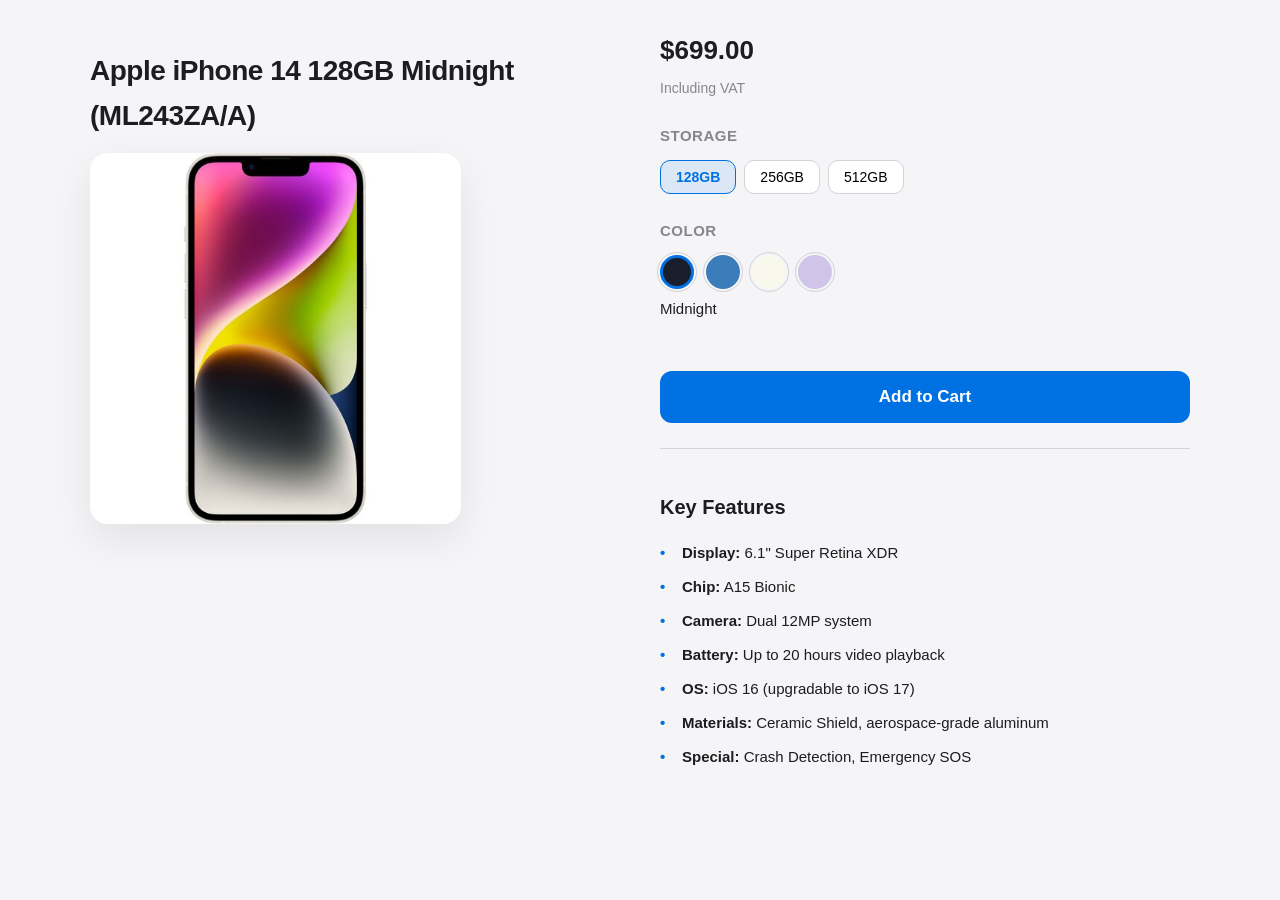
<file: html/14iphone.html>
<!DOCTYPE html>
<html lang="en">
<head>
  <meta charset="UTF-8">
  <meta name="viewport" content="width=device-width, initial-scale=1.0">
  <title>Apple iPhone 14 128GB | TechShop</title>
  <link rel="stylesheet" href="../css/14.css">
</head>
<body>
<main class="product-page">
  <div class="product-gallery">
    <h1 class="product-title">Apple iPhone 14 128GB Midnight (ML243ZA/A)</h1>
    <img src="../images/iphone14.jpg" alt="iPhone 14" class="main-image">
  </div>

  <div class="product-details">
    <div class="price-section">
      <p class="price">$699.00</p>
      <p class="tax">Including VAT</p>
    </div>

    <div class="options">
      <div class="option-group">
        <h3>Storage</h3>
        <div class="option-buttons">
          <button class="storage-option active" data-storage="128">128GB</button>
          <button class="storage-option" data-storage="256">256GB</button>
          <button class="storage-option" data-storage="512">512GB</button>
        </div>
      </div>

      <div class="option-group">
        <h3>Color</h3>
        <div class="color-options">
          <button class="color-option active" data-color="midnight" style="background-color: #191E2D;"></button>
          <button class="color-option" data-color="blue" style="background-color: #3b7dbb;"></button>
          <button class="color-option" data-color="starlight" style="background-color: #F8F9EC;"></button>
          <button class="color-option" data-color="purple" style="background-color: #D1C4E9;"></button>
        </div>
        <p class="color-name">Midnight</p>
      </div>
    </div>

    <button class="buy-btn">Add to Cart</button>

    <div class="specs">
      <h2>Key Features</h2>
      <ul>
        <li><strong>Display:</strong> 6.1" Super Retina XDR</li>
        <li><strong>Chip:</strong> A15 Bionic</li>
        <li><strong>Camera:</strong> Dual 12MP system</li>
        <li><strong>Battery:</strong> Up to 20 hours video playback</li>
        <li><strong>OS:</strong> iOS 16 (upgradable to iOS 17)</li>
        <li><strong>Materials:</strong> Ceramic Shield, aerospace-grade aluminum</li>
        <li><strong>Special:</strong> Crash Detection, Emergency SOS</li>
      </ul>
    </div>
  </div>
</main>

<script src="../js/cart-service.js"></script>
<script src="../js/product.js"></script>
<script>
  setupAddToCartButton('iphone14', 'iPhone 14', 699);
</script>

</body>
</html>
</file>
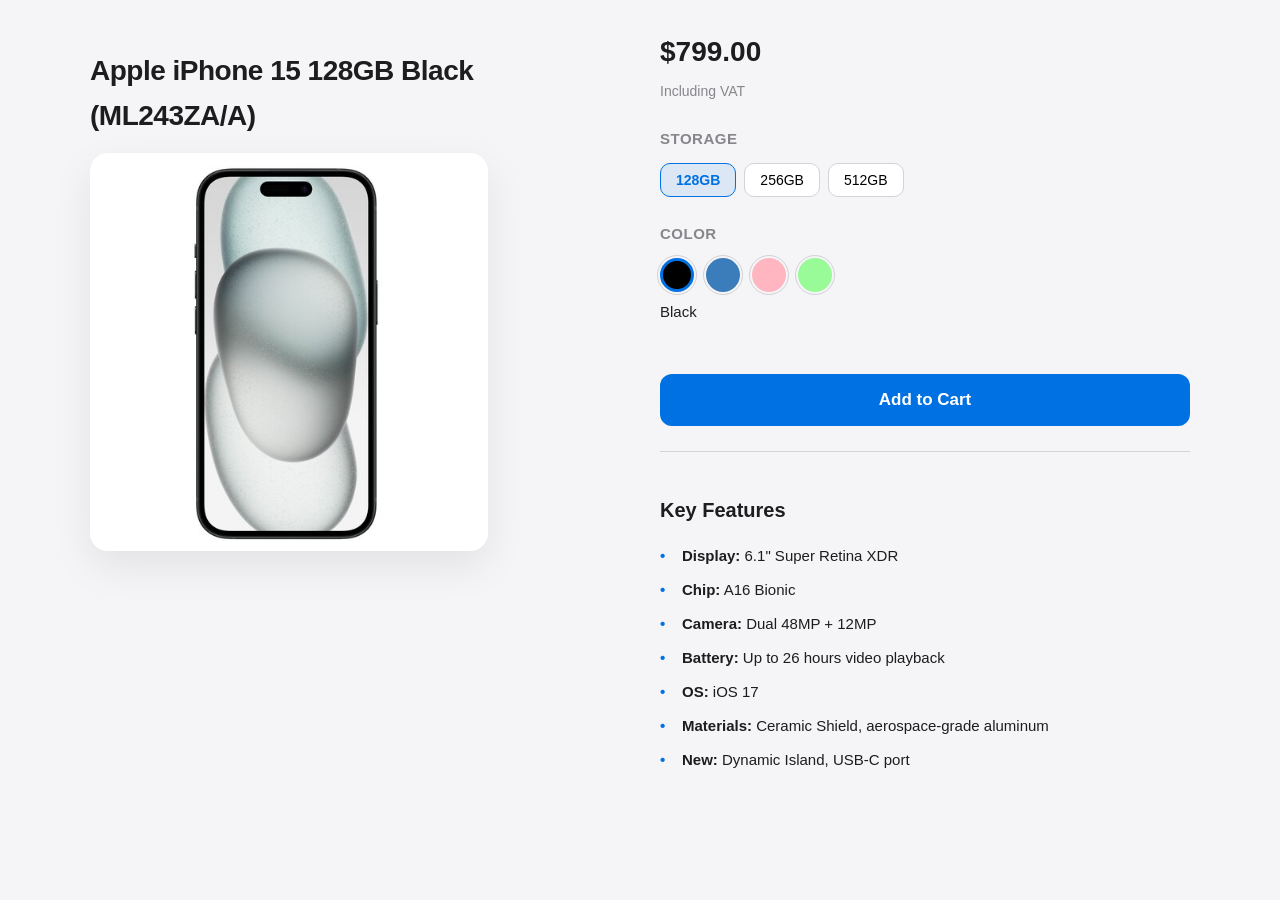
<file: html/15iphone.html>
<!DOCTYPE html>
<html lang="en">
<head>
  <meta charset="UTF-8">
  <meta name="viewport" content="width=device-width, initial-scale=1.0">
  <title>Apple iPhone 15 128GB | TechShop</title>
  <link rel="stylesheet" href="../css/15.css">
</head>
<body>
<main class="product-page">
  <div class="product-gallery">
    <h1 class="product-title">Apple iPhone 15 128GB Black (ML243ZA/A)</h1>
    <img src="../images/iphone15.jpg" alt="iPhone 15" class="main-image">
  </div>

  <div class="product-details">
    <div class="price-section">
      <p class="price">$799.00</p>
      <p class="tax">Including VAT</p>
    </div>

    <div class="options">
      <div class="option-group">
        <h3>Storage</h3>
        <div class="option-buttons">
          <button class="storage-option active" data-storage="128">128GB</button>
          <button class="storage-option" data-storage="256">256GB</button>
          <button class="storage-option" data-storage="512">512GB</button>
        </div>
      </div>

      <div class="option-group">
        <h3>Color</h3>
        <div class="color-options">
          <button class="color-option active" data-color="black" style="background-color: #000000;"></button>
          <button class="color-option" data-color="blue" style="background-color: #3b7dbb;"></button>
          <button class="color-option" data-color="pink" style="background-color: #ffb6c1;"></button>
          <button class="color-option" data-color="green" style="background-color: #98fb98;"></button>
        </div>
        <p class="color-name">Black</p>
      </div>
    </div>

    <button class="buy-btn">Add to Cart</button>

    <div class="specs">
      <h2>Key Features</h2>
      <ul>
        <li><strong>Display:</strong> 6.1" Super Retina XDR</li>
        <li><strong>Chip:</strong> A16 Bionic</li>
        <li><strong>Camera:</strong> Dual 48MP + 12MP</li>
        <li><strong>Battery:</strong> Up to 26 hours video playback</li>
        <li><strong>OS:</strong> iOS 17</li>
        <li><strong>Materials:</strong> Ceramic Shield, aerospace-grade aluminum</li>
        <li><strong>New:</strong> Dynamic Island, USB-C port</li>
      </ul>
    </div>
  </div>
</main>

<script src="../js/cart-service.js"></script>
<script src="../js/product.js"></script>
<script>
  setupAddToCartButton('iphone15', 'iPhone 15', 799);
</script>

</body>
</html>
</file>
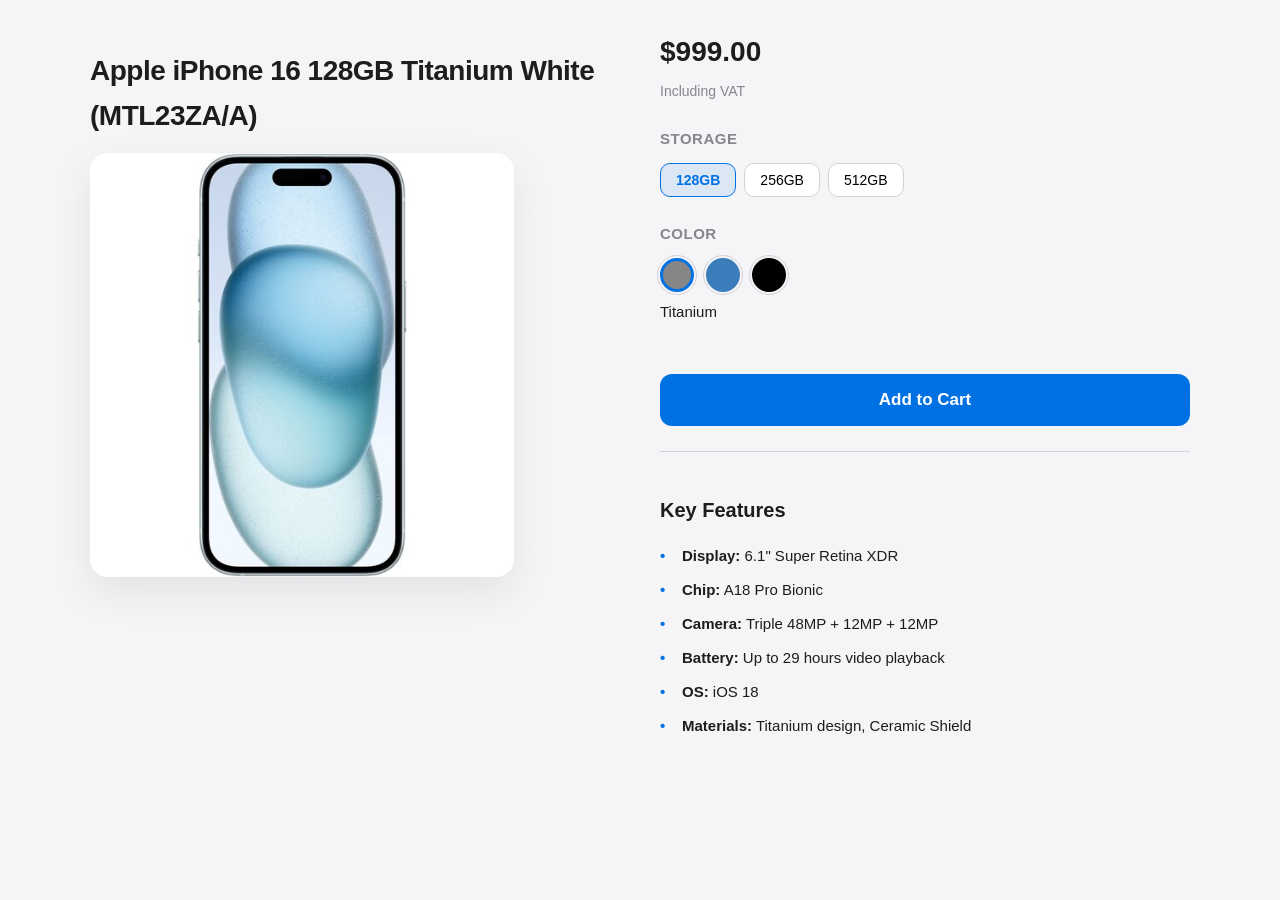
<file: html/16iphone.html>
<!DOCTYPE html>
<html lang="en">
<head>
    <meta charset="UTF-8">
    <meta name="viewport" content="width=device-width, initial-scale=1.0">
    <title>Apple iPhone 16 128GB | TechShop</title>
    <link rel="stylesheet" href="../css/16.css">
</head>
<body>
<main class="product-page">
    <div class="product-gallery">
        <h1 class="product-title">Apple iPhone 16 128GB Titanium White (MTL23ZA/A)</h1>
        <img src="../images/iphone16.jpg" alt="iPhone 16 " class="main-image">
    </div>

    <div class="product-details">
        <div class="price-section">
            <p class="price">$999.00</p>
            <p class="tax">Including VAT</p>
        </div>

        <div class="options">
            <div class="option-group">
                <h3>Storage</h3>
                <div class="option-buttons">
                    <button class="storage-option active" data-storage="128">128GB</button>
                    <button class="storage-option" data-storage="256">256GB</button>
                    <button class="storage-option" data-storage="512">512GB</button>
                </div>
            </div>

            <div class="option-group">
                <h3>Color</h3>
                <div class="color-options">
                    <button class="color-option active" data-color="titanium" style="background-color: #868686;"></button>
                    <button class="color-option" data-color="blue" style="background-color: #3b7dbb;"></button>
                    <button class="color-option" data-color="black" style="background-color: #000000;"></button>
                </div>
                <p class="color-name">Titanium</p>
            </div>
        </div>

        <button class="buy-btn">Add to Cart</button>

        <div class="specs">
            <h2>Key Features</h2>
            <ul>
                <li><strong>Display:</strong> 6.1" Super Retina XDR</li>
                <li><strong>Chip:</strong> A18 Pro Bionic</li>
                <li><strong>Camera:</strong> Triple 48MP + 12MP + 12MP</li>
                <li><strong>Battery:</strong> Up to 29 hours video playback</li>
                <li><strong>OS:</strong> iOS 18</li>
                <li><strong>Materials:</strong> Titanium design, Ceramic Shield</li>
            </ul>
        </div>
    </div>
</main>

<script src="../js/cart-service.js"></script>
<script src="../js/product.js"></script>
<script>
    setupAddToCartButton('iphone16', 'iPhone 16', 999);
</script>


</body>
</html>
</file>
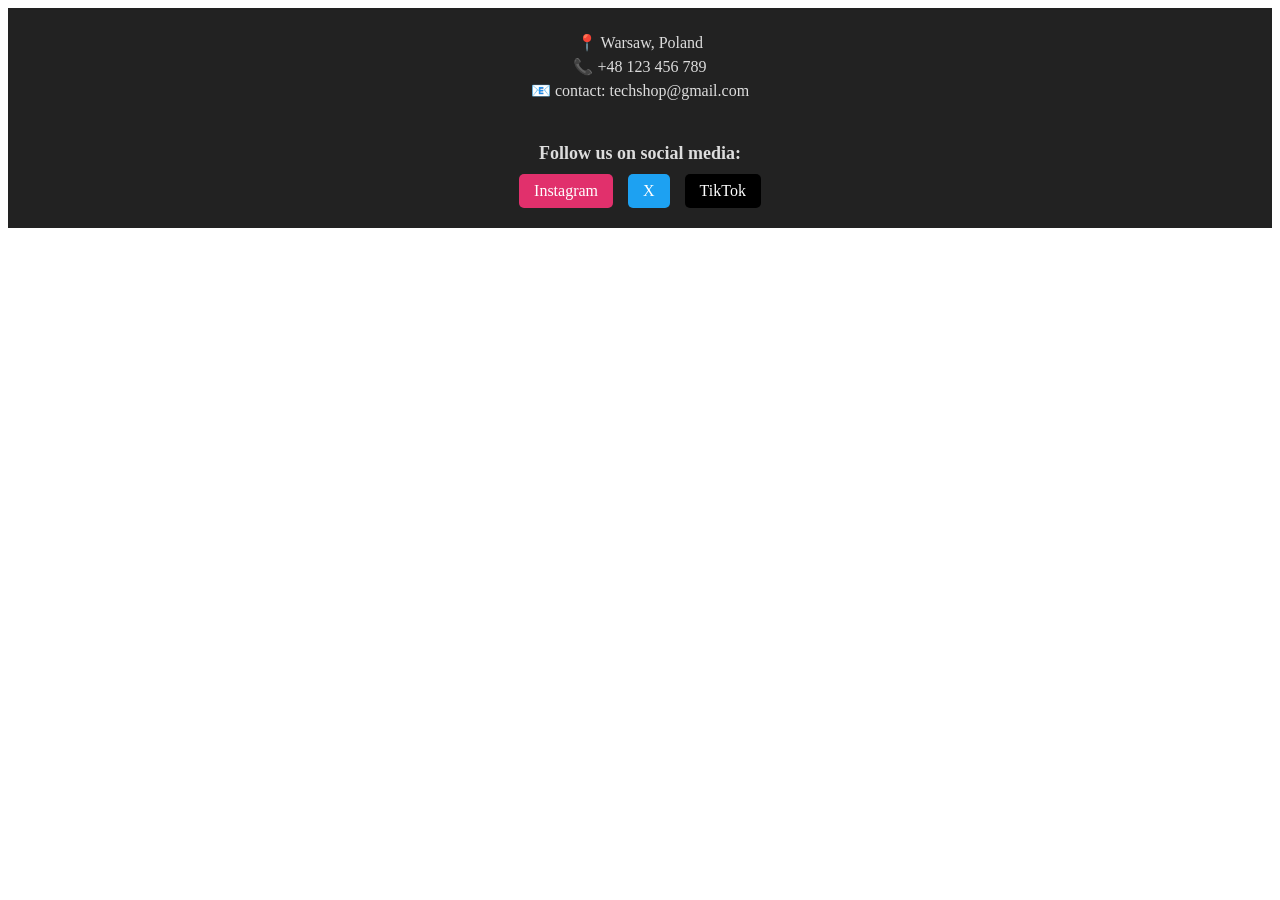
<file: html/footer.html>
<!DOCTYPE html>
<html lang="en">
<head>
    <meta charset="UTF-8">
    <meta name="viewport" content="width=device-width, initial-scale=1.0">
    <title>Document</title>
    <link rel="stylesheet" href="../css/footer.css">
</head>
<body>
    <footer class="footer">
        <div class="footer-info">
            <p>📍 Warsaw, Poland</p>
            <p>📞 +48 123 456 789</p>
            <p>📧 contact: techshop@gmail.com</p>
        </div>
        <div class="footer-subscribe" id="contact">
            <p>Follow us on social media:</p>
            <div class="social-links">
                <a href="https://www.instagram.com/" class="social-icon instagram">Instagram</a>
                <a href="https://x.com/" class="social-icon twitter">X</a>
                <a href="https://www.tiktok.com/" class="social-icon tiktok">TikTok</a>
            </div>
        </div>
    </footer>
    
    
</body>
</html>
</file>
<file: css/14.css>
:root {
    --apple-blue: #0071e3;
    --apple-light-blue: #2997ff;
    --apple-dark: #1d1d1f;
    --apple-light: #f5f5f7;
    --apple-gray: #86868b;
    --apple-light-gray: #d2d2d7;
    --transition: all 0.4s cubic-bezier(0.16, 1, 0.3, 1);
}

body {
    font-family: -apple-system, BlinkMacSystemFont, 'Segoe UI', Roboto, sans-serif;
    color: var(--apple-dark);
    line-height: 1.6;
    background: var(--apple-light);
    margin: 0;
    padding: 0;
}

.product-page {
    display: grid;
    grid-template-columns: 1fr 1fr;
    gap: 40px;
    max-width: 1100px;
    margin: 30px auto;
    padding: 0 20px;
    animation: fadeIn 0.8s ease-out;
}

@keyframes fadeIn {
    from { opacity: 0; transform: translateY(20px); }
    to { opacity: 1; transform: translateY(0); }
}

.product-title {
    font-size: 28px;
    font-weight: 700;
    margin-bottom: 15px;
    color: var(--apple-dark);
    letter-spacing: -0.5px;
}

.main-image {
    width: 70%;
    margin: 0 auto;
    border-radius: 18px;
    box-shadow: 0 15px 40px rgba(0, 0, 0, 0.08);
    transition: var(--transition);
    transform-origin: center;
}

.main-image:hover {
    transform: scale(1.03);
    box-shadow: 0 20px 50px rgba(0, 0, 0, 0.12);
}

.price-section {
    margin-bottom: 25px;
}

.price {
    font-size: 26px;
    font-weight: 700;
    margin: 0;
    display: inline-block;
    position: relative;
}

.price::after {
    content: "";
    position: absolute;
    bottom: -5px;
    left: 0;
    width: 100%;
    height: 2px;
    background: var(--apple-blue);
    transform: scaleX(0);
    transition: var(--transition);
}

.price:hover::after {
    transform: scaleX(1);
}

.tax {
    color: var(--apple-gray);
    font-size: 14px;
    margin-top: 5px;
}

.option-group {
    margin-bottom: 25px;
}

.option-group h3 {
    font-size: 15px;
    font-weight: 600;
    margin-bottom: 12px;
    color: var(--apple-gray);
    text-transform: uppercase;
    letter-spacing: 0.5px;
}

.option-buttons {
    display: flex;
    gap: 8px;
    flex-wrap: wrap;
}

.storage-option {
    padding: 8px 15px;
    border: 1px solid var(--apple-light-gray);
    background: #fff;
    border-radius: 10px;
    cursor: pointer;
    transition: var(--transition);
    font-size: 14px;
}

.storage-option.active {
    border-color: var(--apple-blue);
    background: rgba(0, 113, 227, 0.1);
    color: var(--apple-blue);
    font-weight: 600;
}

.color-options {
    display: flex;
    gap: 12px;
    margin-bottom: 8px;
}

.color-option {
    width: 34px;
    height: 34px;
    border-radius: 50%;
    border: 3px solid transparent;
    cursor: pointer;
    transition: var(--transition);
    position: relative;
}

.color-option.active {
    border-color: var(--apple-blue);
}

.color-option::after {
    content: "";
    position: absolute;
    top: -6px;
    left: -6px;
    right: -6px;
    bottom: -6px;
    border: 1px solid var(--apple-light-gray);
    border-radius: 50%;
    transition: var(--transition);
}

.color-option:hover::after {
    top: -8px;
    left: -8px;
    right: -8px;
    bottom: -8px;
}

.color-name {
    font-size: 15px;
    margin: 0;
    font-weight: 500;
}

.buy-btn {
    width: 100%;
    padding: 16px;
    background: var(--apple-blue);
    color: white;
    border: none;
    border-radius: 12px;
    font-size: 17px;
    font-weight: 600;
    cursor: pointer;
    margin: 25px 0;
    transition: var(--transition);
    position: relative;
    overflow: hidden;
}

.buy-btn:hover {
    background: var(--apple-light-blue);
    transform: translateY(-2px);
    box-shadow: 0 10px 20px rgba(0, 113, 227, 0.2);
}

.buy-btn:active {
    transform: translateY(0);
}

.specs {
    border-top: 1px solid var(--apple-light-gray);
    padding-top: 25px;
    animation: slideUp 0.6s ease-out 0.3s both;
}

@keyframes slideUp {
    from { opacity: 0; transform: translateY(30px); }
    to { opacity: 1; transform: translateY(0); }
}

.specs h2 {
    font-size: 20px;
    margin-bottom: 18px;
    font-weight: 600;
}

.specs ul {
    list-style: none;
    padding: 0;
    margin: 0;
}

.specs li {
    margin-bottom: 10px;
    padding-left: 22px;
    position: relative;
    font-size: 15px;
}

.specs li::before {
    content: "•";
    position: absolute;
    left: 0;
    color: var(--apple-blue);
    font-weight: bold;
}

@media (max-width: 768px) {
    .product-page {
        grid-template-columns: 1fr;
        gap: 25px;
    }

    .main-image {
        width: 60%;
    }

    .product-title {
        font-size: 24px;
    }

    .price {
        font-size: 22px;
    }

    .buy-btn {
        padding: 14px;
        font-size: 16px;
    }
}
</file>
<file: css/15.css>
:root {
    --apple-blue: #0071e3;
    --apple-light-blue: #2997ff;
    --apple-dark: #1d1d1f;
    --apple-light: #f5f5f7;
    --apple-gray: #86868b;
    --apple-light-gray: #d2d2d7;
    --transition: all 0.4s cubic-bezier(0.16, 1, 0.3, 1);
}

body {
    font-family: -apple-system, BlinkMacSystemFont, 'Segoe UI', Roboto, sans-serif;
    color: var(--apple-dark);
    line-height: 1.6;
    background: var(--apple-light);
    margin: 0;
    padding: 0;
}

.product-page {
    display: grid;
    grid-template-columns: 1fr 1fr;
    gap: 40px;
    max-width: 1100px;
    margin: 30px auto;
    padding: 0 20px;
    animation: fadeIn 0.8s ease-out;
}

@keyframes fadeIn {
    from { opacity: 0; transform: translateY(20px); }
    to { opacity: 1; transform: translateY(0); }
}

.product-title {
    font-size: 28px;
    font-weight: 700;
    margin-bottom: 15px;
    color: var(--apple-dark);
    letter-spacing: -0.5px;
}

.main-image {
    width: 75%;
    margin: 0 auto;
    border-radius: 18px;
    box-shadow: 0 15px 40px rgba(0, 0, 0, 0.08);
    transition: var(--transition);
    transform-origin: center;
}

.main-image:hover {
    transform: scale(1.03);
    box-shadow: 0 20px 50px rgba(0, 0, 0, 0.12);
}

.price-section {
    margin-bottom: 25px;
}

.price {
    font-size: 28px;
    font-weight: 700;
    margin: 0;
    display: inline-block;
    position: relative;
}

.price::after {
    content: "";
    position: absolute;
    bottom: -5px;
    left: 0;
    width: 100%;
    height: 2px;
    background: var(--apple-blue);
    transform: scaleX(0);
    transition: var(--transition);
}

.price:hover::after {
    transform: scaleX(1);
}

.tax {
    color: var(--apple-gray);
    font-size: 14px;
    margin-top: 5px;
}

.option-group {
    margin-bottom: 25px;
}

.option-group h3 {
    font-size: 15px;
    font-weight: 600;
    margin-bottom: 12px;
    color: var(--apple-gray);
    text-transform: uppercase;
    letter-spacing: 0.5px;
}

.option-buttons {
    display: flex;
    gap: 8px;
    flex-wrap: wrap;
}

.storage-option {
    padding: 8px 15px;
    border: 1px solid var(--apple-light-gray);
    background: #fff;
    border-radius: 10px;
    cursor: pointer;
    transition: var(--transition);
    font-size: 14px;
}

.storage-option.active {
    border-color: var(--apple-blue);
    background: rgba(0, 113, 227, 0.1);
    color: var(--apple-blue);
    font-weight: 600;
}

.color-options {
    display: flex;
    gap: 12px;
    margin-bottom: 8px;
}

.color-option {
    width: 34px;
    height: 34px;
    border-radius: 50%;
    border: 3px solid transparent;
    cursor: pointer;
    transition: var(--transition);
    position: relative;
}

.color-option.active {
    border-color: var(--apple-blue);
}

.color-option::after {
    content: "";
    position: absolute;
    top: -6px;
    left: -6px;
    right: -6px;
    bottom: -6px;
    border: 1px solid var(--apple-light-gray);
    border-radius: 50%;
    transition: var(--transition);
}

.color-option:hover::after {
    top: -8px;
    left: -8px;
    right: -8px;
    bottom: -8px;
}

.color-name {
    font-size: 15px;
    margin: 0;
    font-weight: 500;
}

.buy-btn {
    width: 100%;
    padding: 16px;
    background: var(--apple-blue);
    color: white;
    border: none;
    border-radius: 12px;
    font-size: 17px;
    font-weight: 600;
    cursor: pointer;
    margin: 25px 0;
    transition: var(--transition);
    position: relative;
    overflow: hidden;
}

.buy-btn:hover {
    background: var(--apple-light-blue);
    transform: translateY(-2px);
    box-shadow: 0 10px 20px rgba(0, 113, 227, 0.2);
}

.buy-btn:active {
    transform: translateY(0);
}

.specs {
    border-top: 1px solid var(--apple-light-gray);
    padding-top: 25px;
    animation: slideUp 0.6s ease-out 0.3s both;
}

@keyframes slideUp {
    from { opacity: 0; transform: translateY(30px); }
    to { opacity: 1; transform: translateY(0); }
}

.specs h2 {
    font-size: 20px;
    margin-bottom: 18px;
    font-weight: 600;
}

.specs ul {
    list-style: none;
    padding: 0;
    margin: 0;
}

.specs li {
    margin-bottom: 10px;
    padding-left: 22px;
    position: relative;
    font-size: 15px;
}

.specs li::before {
    content: "•";
    position: absolute;
    left: 0;
    color: var(--apple-blue);
    font-weight: bold;
}

@media (max-width: 768px) {
    .product-page {
        grid-template-columns: 1fr;
        gap: 25px;
    }

    .main-image {
        width: 65%;
    }

    .product-title {
        font-size: 24px;
    }

    .price {
        font-size: 24px;
    }

    .buy-btn {
        padding: 14px;
        font-size: 16px;
    }
}
</file>
<file: css/16.css>
:root {
    --apple-blue: #0071e3;
    --apple-light-blue: #2997ff;
    --apple-dark: #1d1d1f;
    --apple-light: #f5f5f7;
    --apple-gray: #86868b;
    --apple-light-gray: #d2d2d7;
    --transition: all 0.4s cubic-bezier(0.16, 1, 0.3, 1);
}

body {
    font-family: -apple-system, BlinkMacSystemFont, 'Segoe UI', Roboto, sans-serif;
    color: var(--apple-dark);
    line-height: 1.6;
    background: var(--apple-light);
    margin: 0;
    padding: 0;
}

.product-page {
    display: grid;
    grid-template-columns: 1fr 1fr;
    gap: 40px;
    max-width: 1100px;
    margin: 30px auto;
    padding: 0 20px;
    animation: fadeIn 0.8s ease-out;
}

@keyframes fadeIn {
    from { opacity: 0; transform: translateY(20px); }
    to { opacity: 1; transform: translateY(0); }
}

.product-title {
    font-size: 28px;
    font-weight: 700;
    margin-bottom: 15px;
    color: var(--apple-dark);
    letter-spacing: -0.5px;
}

.main-image {
    width: 80%;
    margin: 0 auto;
    border-radius: 18px;
    box-shadow: 0 15px 40px rgba(0, 0, 0, 0.08);
    transition: var(--transition);
    transform-origin: center;
}

.main-image:hover {
    transform: scale(1.03);
    box-shadow: 0 20px 50px rgba(0, 0, 0, 0.12);
}

.price-section {
    margin-bottom: 25px;
}

.price {
    font-size: 28px;
    font-weight: 700;
    margin: 0;
    display: inline-block;
    position: relative;
}

.price::after {
    content: "";
    position: absolute;
    bottom: -5px;
    left: 0;
    width: 100%;
    height: 2px;
    background: var(--apple-blue);
    transform: scaleX(0);
    transition: var(--transition);
}

.price:hover::after {
    transform: scaleX(1);
}

.tax {
    color: var(--apple-gray);
    font-size: 14px;
    margin-top: 5px;
}

.option-group {
    margin-bottom: 25px;
}

.option-group h3 {
    font-size: 15px;
    font-weight: 600;
    margin-bottom: 12px;
    color: var(--apple-gray);
    text-transform: uppercase;
    letter-spacing: 0.5px;
}

.option-buttons {
    display: flex;
    gap: 8px;
    flex-wrap: wrap;
}

.storage-option {
    padding: 8px 15px;
    border: 1px solid var(--apple-light-gray);
    background: #fff;
    border-radius: 10px;
    cursor: pointer;
    transition: var(--transition);
    font-size: 14px;
}

.storage-option.active {
    border-color: var(--apple-blue);
    background: rgba(0, 113, 227, 0.1);
    color: var(--apple-blue);
    font-weight: 600;
}

.color-options {
    display: flex;
    gap: 12px;
    margin-bottom: 8px;
}

.color-option {
    width: 34px;
    height: 34px;
    border-radius: 50%;
    border: 3px solid transparent;
    cursor: pointer;
    transition: var(--transition);
    position: relative;
}

.color-option.active {
    border-color: var(--apple-blue);
}

.color-option::after {
    content: "";
    position: absolute;
    top: -6px;
    left: -6px;
    right: -6px;
    bottom: -6px;
    border: 1px solid var(--apple-light-gray);
    border-radius: 50%;
    transition: var(--transition);
}

.color-option:hover::after {
    top: -8px;
    left: -8px;
    right: -8px;
    bottom: -8px;
}

.color-name {
    font-size: 15px;
    margin: 0;
    font-weight: 500;
}

.buy-btn {
    width: 100%;
    padding: 16px;
    background: var(--apple-blue);
    color: white;
    border: none;
    border-radius: 12px;
    font-size: 17px;
    font-weight: 600;
    cursor: pointer;
    margin: 25px 0;
    transition: var(--transition);
    position: relative;
    overflow: hidden;
}

.buy-btn:hover {
    background: var(--apple-light-blue);
    transform: translateY(-2px);
    box-shadow: 0 10px 20px rgba(0, 113, 227, 0.2);
}

.buy-btn:active {
    transform: translateY(0);
}

.specs {
    border-top: 1px solid var(--apple-light-gray);
    padding-top: 25px;
    animation: slideUp 0.6s ease-out 0.3s both;
}

@keyframes slideUp {
    from { opacity: 0; transform: translateY(30px); }
    to { opacity: 1; transform: translateY(0); }
}

.specs h2 {
    font-size: 20px;
    margin-bottom: 18px;
    font-weight: 600;
}

.specs ul {
    list-style: none;
    padding: 0;
    margin: 0;
}

.specs li {
    margin-bottom: 10px;
    padding-left: 22px;
    position: relative;
    font-size: 15px;
}

.specs li::before {
    content: "•";
    position: absolute;
    left: 0;
    color: var(--apple-blue);
    font-weight: bold;
}

@media (max-width: 768px) {
    .product-page {
        grid-template-columns: 1fr;
        gap: 25px;
    }

    .main-image {
        width: 70%;
    }

    .product-title {
        font-size: 24px;
    }

    .price {
        font-size: 24px;
    }

    .buy-btn {
        padding: 14px;
        font-size: 16px;
    }
}
</file>
<file: css/footer.css>
.footer {
    background-color: #222;
    color: #ddd;
    padding: 20px;
    text-align: center;
    display: flex;
    flex-direction: column;
    align-items: center;
    gap: 20px;
}

.footer-info p {
    margin: 5px 0;
    font-size: 16px;
}

.footer-subscribe p {
    font-size: 18px;
    margin-bottom: 10px;
    font-weight: bold;
}

.social-links {
    display: flex;
    gap: 15px;
    justify-content: center;
}

.social-icon {
    text-decoration: none;
    color: #fff;
    padding: 8px 15px;
    border-radius: 5px;
    transition: 0.3s;
    font-size: 16px;
}

.instagram {
    background: #E1306C;
}
.twitter {
    background: #1DA1F2;
}
.tiktok {
    background: #000;
}

.social-icon:hover {
    opacity: 0.8;
    transform: scale(1.1);
}
</file>
